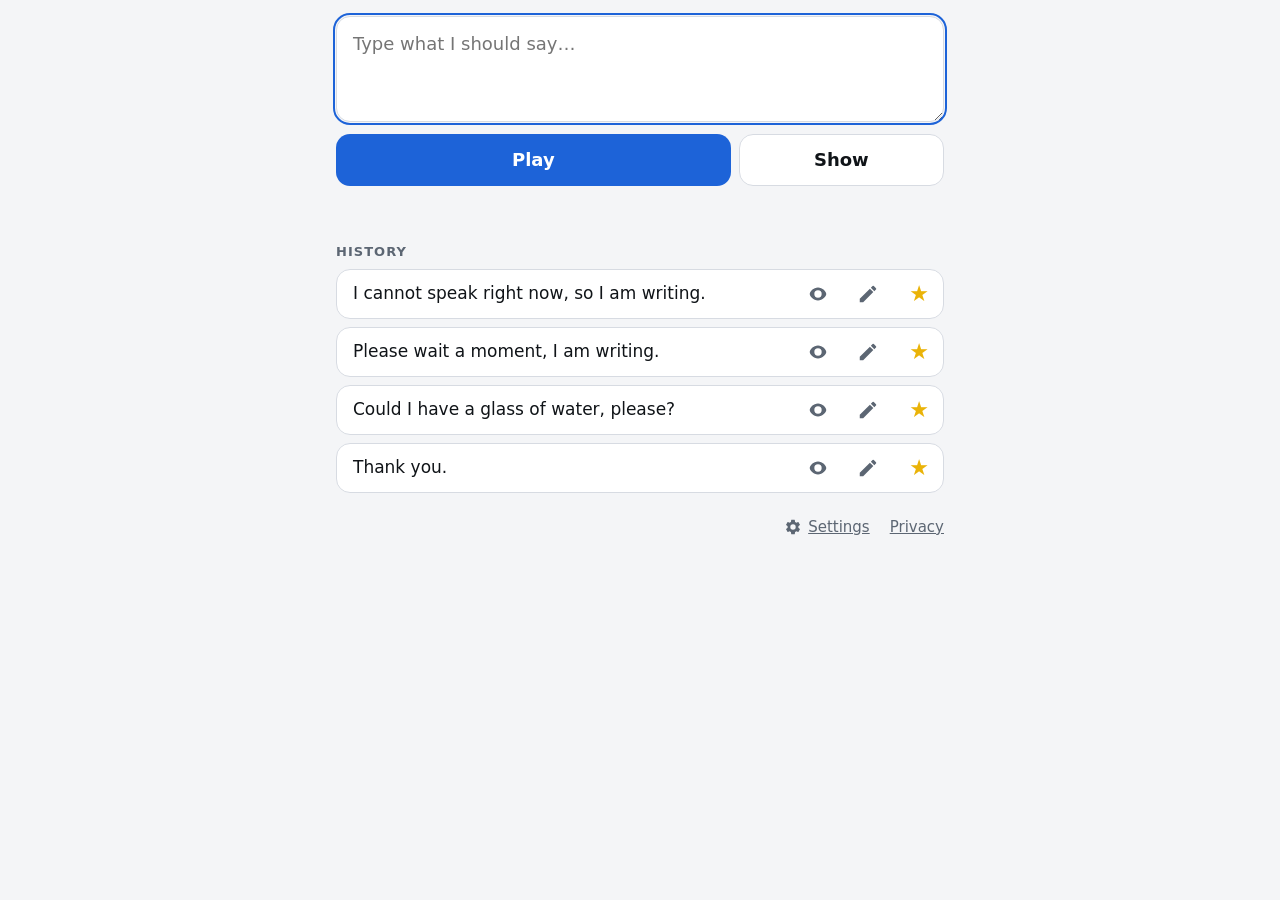
<file: index.html>
<!doctype html>
<!-- Texts start in English; main.js switches them to the chosen speech language. -->
<html lang="en">
	<head>
		<meta charset="utf-8" />
		<meta name="viewport" content="width=device-width, initial-scale=1, viewport-fit=cover" />
		<!-- Google Translate TTS answers 404 to requests that carry a Referer header. -->
		<meta name="referrer" content="no-referrer" />
		<meta name="theme-color" content="#f4f5f7" media="(prefers-color-scheme: light)" />
		<meta name="theme-color" content="#101418" media="(prefers-color-scheme: dark)" />
		<meta name="description" content="Type a message and let the phone say it out loud." />
		<link rel="canonical" href="https://speechless.filipchalupa.cz/" />
		<!-- Link previews (Slack, Facebook, iMessage, X). The image URL has to be
		     absolute; scripts/make-images.mjs regenerates the picture. -->
		<meta property="og:type" content="website" />
		<meta property="og:site_name" content="Speechless" />
		<meta property="og:title" content="Speechless" />
		<meta property="og:description" content="Type a message and let the phone say it out loud." />
		<meta property="og:url" content="https://speechless.filipchalupa.cz/" />
		<meta property="og:image" content="https://speechless.filipchalupa.cz/assets/og-image.png" />
		<meta property="og:image:width" content="1200" />
		<meta property="og:image:height" content="630" />
		<meta property="og:image:alt" content="A white speech bubble on blue next to the name Speechless." />
		<meta property="og:locale" content="en_US" />
		<meta property="og:locale:alternate" content="cs_CZ" />
		<meta property="og:locale:alternate" content="sk_SK" />
		<meta name="twitter:card" content="summary_large_image" />
		<meta name="mobile-web-app-capable" content="yes" />
		<meta name="apple-mobile-web-app-capable" content="yes" />
		<meta name="apple-mobile-web-app-status-bar-style" content="default" />
		<meta name="apple-mobile-web-app-title" content="Speechless" />
		<title>Speechless</title>
		<link rel="manifest" href="manifest.webmanifest" />
		<link rel="icon" href="assets/icons/icon.svg" type="image/svg+xml" />
		<link rel="icon" href="assets/icons/icon-192.png" sizes="192x192" type="image/png" />
		<!-- iOS ignores the manifest icons when adding to the home screen. -->
		<link rel="apple-touch-icon" href="assets/icons/apple-touch-icon.png" />
		<!-- scripts/build.mjs rewrites this to the content-hashed file name. -->
		<link rel="stylesheet" href="style.css" />
	</head>
	<body>
		<main class="app">
			<form class="composer" id="form">
				<textarea
					class="composer-input"
					id="input"
					rows="3"
					autofocus
					autocomplete="off"
					autocapitalize="sentences"
					enterkeyhint="send"
					placeholder="Type what I should say…"
					aria-label="Text to speak"
				></textarea>
				<div class="composer-actions">
					<button class="composer-submit" id="submit" type="submit">Play</button>
					<button class="composer-show" id="show" type="button">Show</button>
					<!-- Only while a history entry is being edited; writes the field back
					     into that entry without speaking. -->
					<button class="composer-save" id="save" type="button" hidden>Save</button>
				</div>
				<p class="status" id="status" role="status" aria-live="polite"></p>
			</form>

			<section class="history" aria-labelledby="history-heading">
				<header class="history-header">
					<h2 class="history-heading" id="history-heading">History</h2>
					<button class="history-clear" id="clear-history" type="button" hidden>Clear</button>
				</header>
				<p class="history-empty" id="history-empty">Nothing has been spoken yet.</p>
				<ul class="history-list" id="history"></ul>
			</section>

			<nav class="footer">
				<!-- The gear is for whoever cannot read the current language: the
				     language switch is behind this very link. -->
				<a class="footer-link" id="settings-link" href="settings.html">
					<svg viewBox="0 0 24 24" aria-hidden="true" focusable="false">
						<path fill="currentColor" d="M19.14 12.94c.04-.3.06-.61.06-.94 0-.32-.02-.64-.07-.94l2.03-1.58a.49.49 0 0 0 .12-.61l-1.92-3.32a.488.488 0 0 0-.59-.22l-2.39.96c-.5-.38-1.03-.7-1.62-.94l-.36-2.54a.484.484 0 0 0-.48-.41h-3.84c-.24 0-.43.17-.47.41l-.36 2.54c-.59.24-1.13.57-1.62.94l-2.39-.96c-.22-.08-.47 0-.59.22L2.74 8.87c-.12.21-.08.47.12.61l2.03 1.58c-.05.3-.09.63-.09.94s.02.64.07.94l-2.03 1.58a.49.49 0 0 0-.12.61l1.92 3.32c.12.22.37.29.59.22l2.39-.96c.5.38 1.03.7 1.62.94l.36 2.54c.05.24.24.41.48.41h3.84c.24 0 .44-.17.47-.41l.36-2.54c.59-.24 1.13-.56 1.62-.94l2.39.96c.22.08.47 0 .59-.22l1.92-3.32c.12-.22.07-.47-.12-.61l-2.01-1.58ZM12 15.6a3.6 3.6 0 1 1 0-7.2 3.6 3.6 0 0 1 0 7.2Z"/>
					</svg>
					<span id="settings-label">Settings</span>
				</a>
				<!-- main.js points this at the section in the interface language. -->
				<a class="footer-link" id="privacy-link" href="privacy.html">Privacy</a>
			</nav>
		</main>

		<!-- Shown full screen when speaking is not enough: noise, or someone
		     who cannot hear well. -->
		<div class="overlay" id="overlay" role="dialog" aria-modal="true" aria-label="Shown text" hidden>
			<p class="overlay-text" id="overlay-text"></p>
			<div class="overlay-actions">
				<button class="overlay-speak" id="overlay-speak" type="button">Play</button>
				<button class="overlay-close" id="overlay-close" type="button">Close</button>
			</div>
		</div>

		<script src="main.js"></script>
	</body>
</html>
</file>
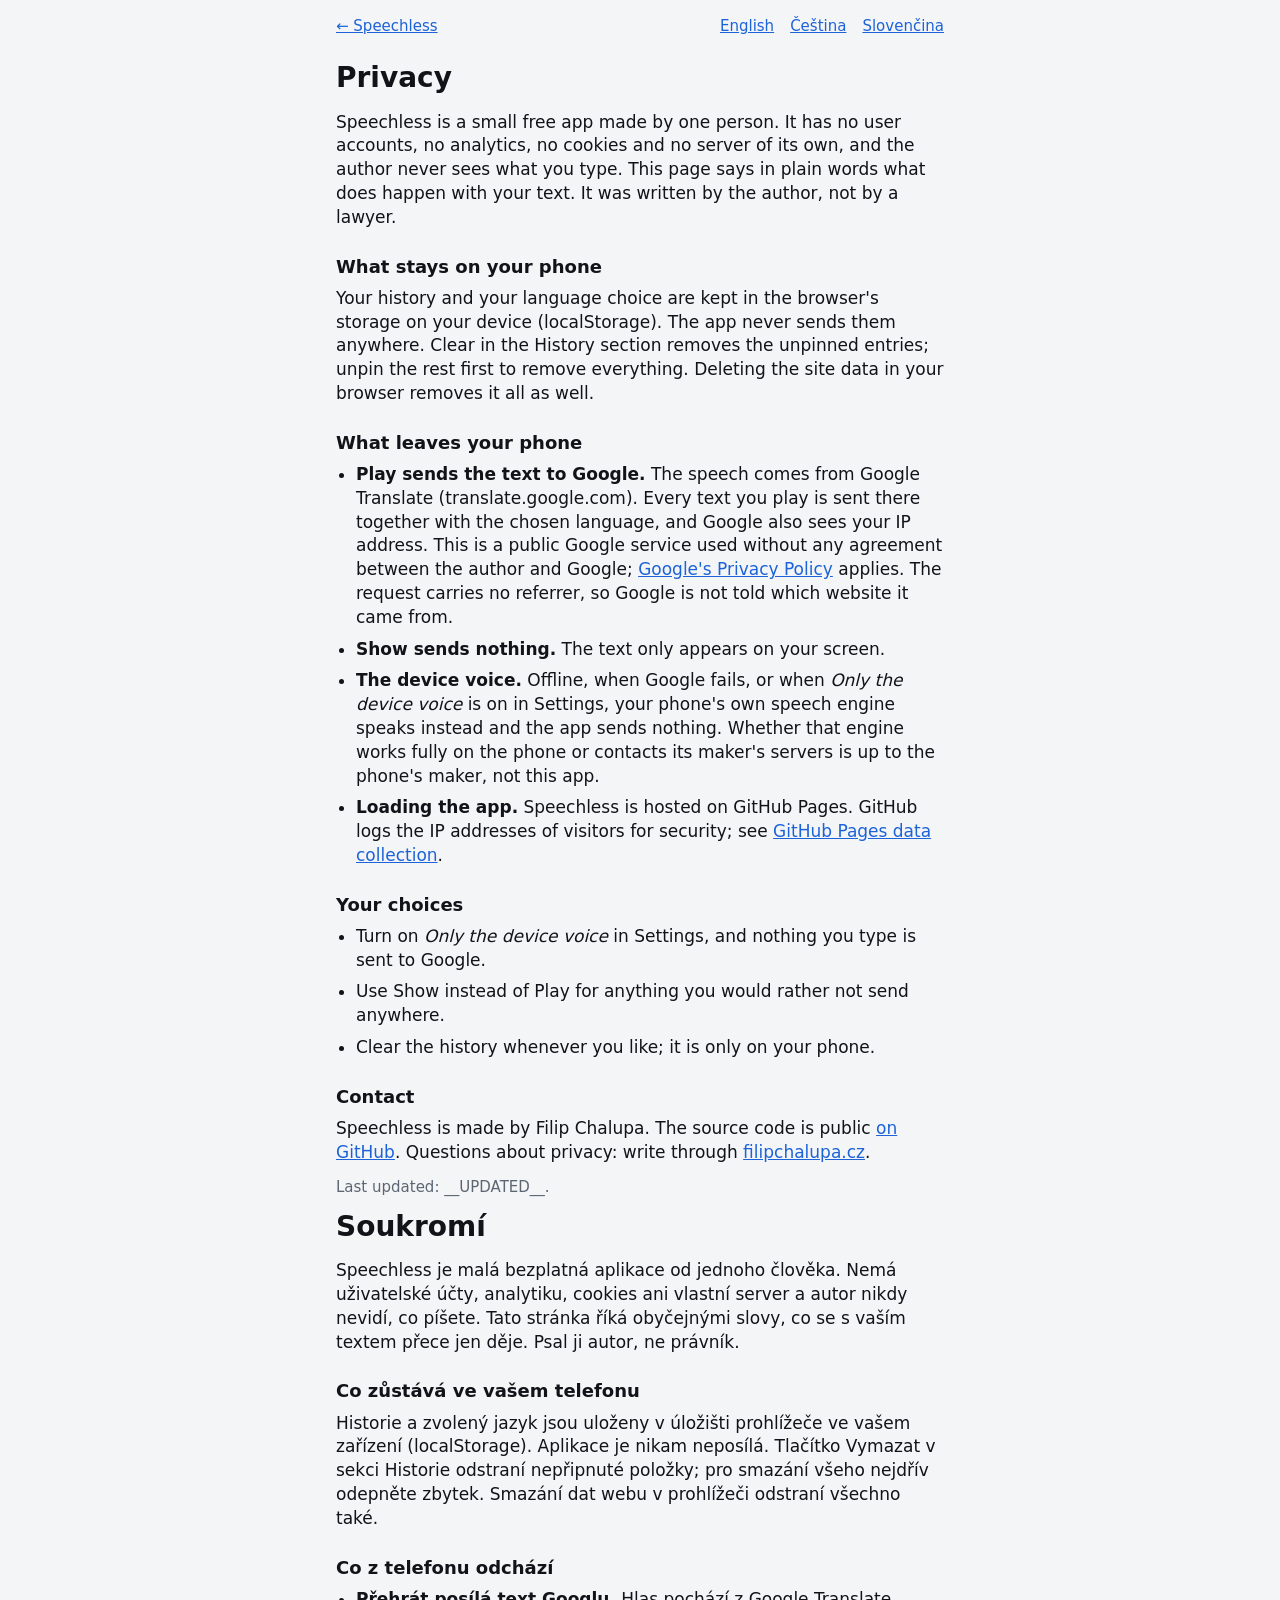
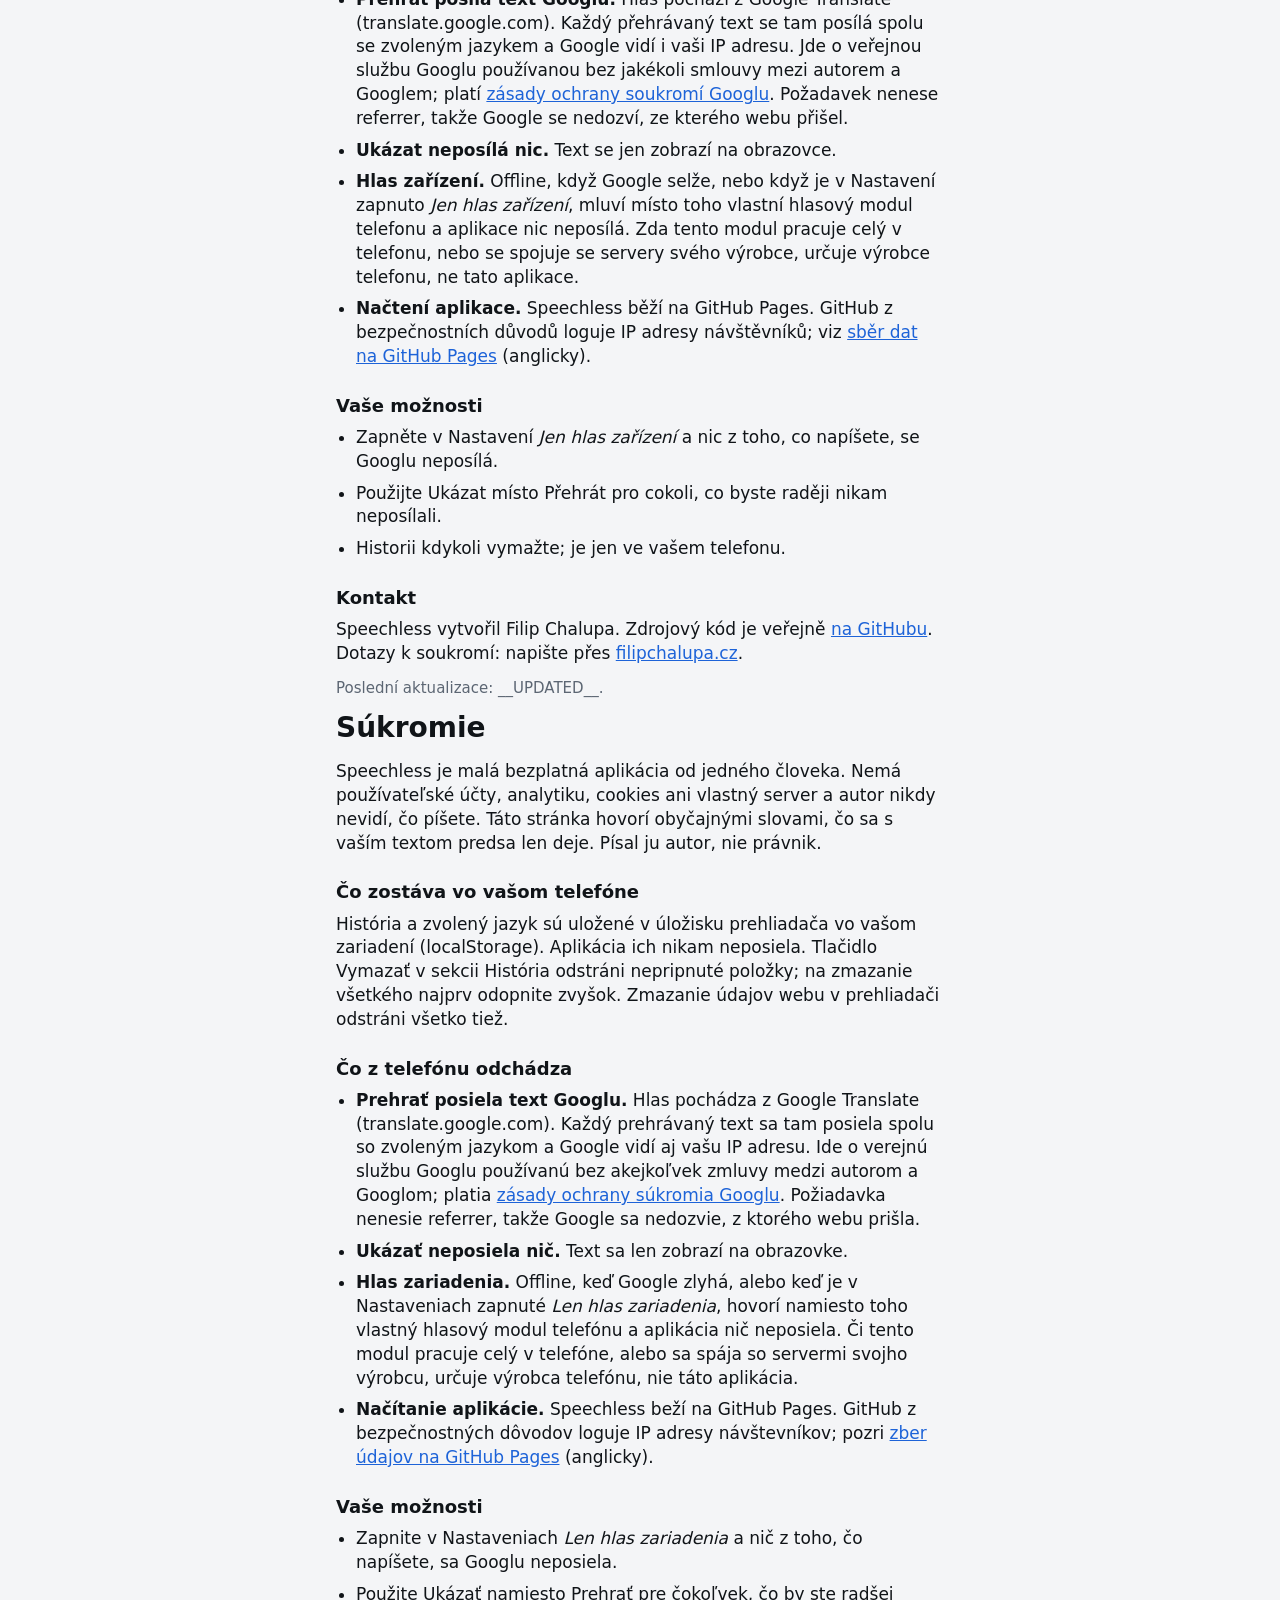
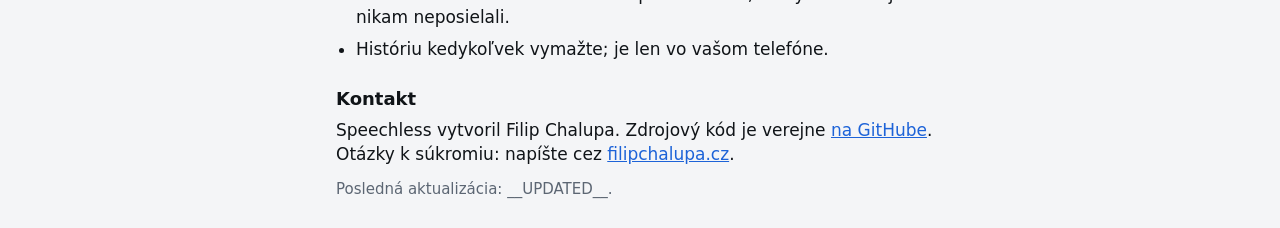
<file: privacy.html>
<!doctype html>
<!-- One page, three languages: main.js links here with the interface language
     in the hash, and the stylesheet shows only that section when a browser
     understands :has(). scripts/build.mjs fills in the __UPDATED__ dates from git. -->
<html lang="en">
	<head>
		<meta charset="utf-8" />
		<meta name="viewport" content="width=device-width, initial-scale=1, viewport-fit=cover" />
		<meta name="theme-color" content="#f4f5f7" media="(prefers-color-scheme: light)" />
		<meta name="theme-color" content="#101418" media="(prefers-color-scheme: dark)" />
		<meta name="description" content="What Speechless does with the text you type." />
		<link rel="canonical" href="https://speechless.filipchalupa.cz/privacy.html" />
		<!-- Link previews (Slack, Facebook, iMessage, X). The image URL has to be
		     absolute; scripts/make-images.mjs regenerates the picture. -->
		<meta property="og:type" content="website" />
		<meta property="og:site_name" content="Speechless" />
		<meta property="og:title" content="Privacy · Speechless" />
		<meta property="og:description" content="What Speechless does with the text you type." />
		<meta property="og:url" content="https://speechless.filipchalupa.cz/privacy.html" />
		<meta property="og:image" content="https://speechless.filipchalupa.cz/assets/og-image.png" />
		<meta property="og:image:width" content="1200" />
		<meta property="og:image:height" content="630" />
		<meta property="og:image:alt" content="A white speech bubble on blue next to the name Speechless." />
		<meta property="og:locale" content="en_US" />
		<meta property="og:locale:alternate" content="cs_CZ" />
		<meta property="og:locale:alternate" content="sk_SK" />
		<meta name="twitter:card" content="summary_large_image" />
		<title>Privacy · Speechless</title>
		<link rel="icon" href="assets/icons/icon.svg" type="image/svg+xml" />
		<link rel="icon" href="assets/icons/icon-192.png" sizes="192x192" type="image/png" />
		<link rel="apple-touch-icon" href="assets/icons/apple-touch-icon.png" />
		<!-- scripts/build.mjs rewrites this to the content-hashed file name. -->
		<link rel="stylesheet" href="style.css" />
	</head>
	<body>
		<main class="page">
			<nav class="page-nav" aria-label="Language">
				<a class="page-back" href="./">← Speechless</a>
				<a href="#en" hreflang="en">English</a>
				<a href="#cs" hreflang="cs">Čeština</a>
				<a href="#sk" hreflang="sk">Slovenčina</a>
			</nav>

			<section id="en" lang="en">
				<h1>Privacy</h1>
				<p>
					Speechless is a small free app made by one person. It has no user accounts, no
					analytics, no cookies and no server of its own, and the author never sees what you
					type. This page says in plain words what does happen with your text. It was written
					by the author, not by a lawyer.
				</p>

				<h2>What stays on your phone</h2>
				<p>
					Your history and your language choice are kept in the browser's storage on your
					device (localStorage). The app never sends them anywhere. Clear in the History
					section removes the unpinned entries; unpin the rest first to remove everything.
					Deleting the site data in your browser removes it all as well.
				</p>

				<h2>What leaves your phone</h2>
				<ul>
					<li>
						<strong>Play sends the text to Google.</strong> The speech comes from Google
						Translate (translate.google.com). Every text you play is sent there together
						with the chosen language, and Google also sees your IP address. This is a public
						Google service used without any agreement between the author and Google;
						<a href="https://policies.google.com/privacy?hl=en">Google's Privacy Policy</a>
						applies. The request carries no referrer, so Google is not told which website it
						came from.
					</li>
					<li>
						<strong>Show sends nothing.</strong> The text only appears on your screen.
					</li>
					<li>
						<strong>The device voice.</strong> Offline, when Google fails, or when
						<em>Only the device voice</em> is on in Settings, your phone's own speech engine
						speaks instead and the app sends nothing. Whether that engine works fully on the
						phone or contacts its maker's servers is up to the phone's maker, not this app.
					</li>
					<li>
						<strong>Loading the app.</strong> Speechless is hosted on GitHub Pages. GitHub
						logs the IP addresses of visitors for security; see
						<a href="https://docs.github.com/en/pages/getting-started-with-github-pages/what-is-github-pages#data-collection">GitHub Pages data collection</a>.
					</li>
				</ul>

				<h2>Your choices</h2>
				<ul>
					<li>
						Turn on <em>Only the device voice</em> in Settings, and nothing you type is sent
						to Google.
					</li>
					<li>Use Show instead of Play for anything you would rather not send anywhere.</li>
					<li>Clear the history whenever you like; it is only on your phone.</li>
				</ul>

				<h2>Contact</h2>
				<p>
					Speechless is made by Filip Chalupa. The source code is public
					<a href="https://github.com/FilipChalupa/speechless">on GitHub</a>. Questions about
					privacy: write through <a href="https://filipchalupa.cz">filipchalupa.cz</a>.
				</p>
				<p class="page-updated">Last updated: <time data-updated="en-GB">__UPDATED__</time>.</p>
			</section>

			<section id="cs" lang="cs">
				<h1>Soukromí</h1>
				<p>
					Speechless je malá bezplatná aplikace od jednoho člověka. Nemá uživatelské účty,
					analytiku, cookies ani vlastní server a autor nikdy nevidí, co píšete. Tato stránka
					říká obyčejnými slovy, co se s vaším textem přece jen děje. Psal ji autor, ne
					právník.
				</p>

				<h2>Co zůstává ve vašem telefonu</h2>
				<p>
					Historie a zvolený jazyk jsou uloženy v úložišti prohlížeče ve vašem zařízení
					(localStorage). Aplikace je nikam neposílá. Tlačítko Vymazat v sekci Historie
					odstraní nepřipnuté položky; pro smazání všeho nejdřív odepněte zbytek. Smazání dat
					webu v prohlížeči odstraní všechno také.
				</p>

				<h2>Co z telefonu odchází</h2>
				<ul>
					<li>
						<strong>Přehrát posílá text Googlu.</strong> Hlas pochází z Google Translate
						(translate.google.com). Každý přehrávaný text se tam posílá spolu se zvoleným
						jazykem a Google vidí i vaši IP adresu. Jde o veřejnou službu Googlu používanou
						bez jakékoli smlouvy mezi autorem a Googlem; platí
						<a href="https://policies.google.com/privacy?hl=cs">zásady ochrany soukromí Googlu</a>.
						Požadavek nenese referrer, takže Google se nedozví, ze kterého webu přišel.
					</li>
					<li>
						<strong>Ukázat neposílá nic.</strong> Text se jen zobrazí na obrazovce.
					</li>
					<li>
						<strong>Hlas zařízení.</strong> Offline, když Google selže, nebo když je v
						Nastavení zapnuto <em>Jen hlas zařízení</em>, mluví místo toho vlastní hlasový
						modul telefonu a aplikace nic neposílá. Zda tento modul pracuje celý v telefonu,
						nebo se spojuje se servery svého výrobce, určuje výrobce telefonu, ne tato
						aplikace.
					</li>
					<li>
						<strong>Načtení aplikace.</strong> Speechless běží na GitHub Pages. GitHub z
						bezpečnostních důvodů loguje IP adresy návštěvníků; viz
						<a href="https://docs.github.com/en/pages/getting-started-with-github-pages/what-is-github-pages#data-collection">sběr dat na GitHub Pages</a>
						(anglicky).
					</li>
				</ul>

				<h2>Vaše možnosti</h2>
				<ul>
					<li>
						Zapněte v Nastavení <em>Jen hlas zařízení</em> a nic z toho, co napíšete, se
						Googlu neposílá.
					</li>
					<li>Použijte Ukázat místo Přehrát pro cokoli, co byste raději nikam neposílali.</li>
					<li>Historii kdykoli vymažte; je jen ve vašem telefonu.</li>
				</ul>

				<h2>Kontakt</h2>
				<p>
					Speechless vytvořil Filip Chalupa. Zdrojový kód je veřejně
					<a href="https://github.com/FilipChalupa/speechless">na GitHubu</a>. Dotazy k
					soukromí: napište přes <a href="https://filipchalupa.cz">filipchalupa.cz</a>.
				</p>
				<p class="page-updated">Poslední aktualizace: <time data-updated="cs">__UPDATED__</time>.</p>
			</section>

			<section id="sk" lang="sk">
				<h1>Súkromie</h1>
				<p>
					Speechless je malá bezplatná aplikácia od jedného človeka. Nemá používateľské účty,
					analytiku, cookies ani vlastný server a autor nikdy nevidí, čo píšete. Táto stránka
					hovorí obyčajnými slovami, čo sa s vaším textom predsa len deje. Písal ju autor, nie
					právnik.
				</p>

				<h2>Čo zostáva vo vašom telefóne</h2>
				<p>
					História a zvolený jazyk sú uložené v úložisku prehliadača vo vašom zariadení
					(localStorage). Aplikácia ich nikam neposiela. Tlačidlo Vymazať v sekcii História
					odstráni nepripnuté položky; na zmazanie všetkého najprv odopnite zvyšok. Zmazanie
					údajov webu v prehliadači odstráni všetko tiež.
				</p>

				<h2>Čo z telefónu odchádza</h2>
				<ul>
					<li>
						<strong>Prehrať posiela text Googlu.</strong> Hlas pochádza z Google Translate
						(translate.google.com). Každý prehrávaný text sa tam posiela spolu so zvoleným
						jazykom a Google vidí aj vašu IP adresu. Ide o verejnú službu Googlu používanú
						bez akejkoľvek zmluvy medzi autorom a Googlom; platia
						<a href="https://policies.google.com/privacy?hl=sk">zásady ochrany súkromia Googlu</a>.
						Požiadavka nenesie referrer, takže Google sa nedozvie, z ktorého webu prišla.
					</li>
					<li>
						<strong>Ukázať neposiela nič.</strong> Text sa len zobrazí na obrazovke.
					</li>
					<li>
						<strong>Hlas zariadenia.</strong> Offline, keď Google zlyhá, alebo keď je v
						Nastaveniach zapnuté <em>Len hlas zariadenia</em>, hovorí namiesto toho vlastný
						hlasový modul telefónu a aplikácia nič neposiela. Či tento modul pracuje celý v
						telefóne, alebo sa spája so servermi svojho výrobcu, určuje výrobca telefónu, nie
						táto aplikácia.
					</li>
					<li>
						<strong>Načítanie aplikácie.</strong> Speechless beží na GitHub Pages. GitHub z
						bezpečnostných dôvodov loguje IP adresy návštevníkov; pozri
						<a href="https://docs.github.com/en/pages/getting-started-with-github-pages/what-is-github-pages#data-collection">zber údajov na GitHub Pages</a>
						(anglicky).
					</li>
				</ul>

				<h2>Vaše možnosti</h2>
				<ul>
					<li>
						Zapnite v Nastaveniach <em>Len hlas zariadenia</em> a nič z toho, čo napíšete, sa
						Googlu neposiela.
					</li>
					<li>Použite Ukázať namiesto Prehrať pre čokoľvek, čo by ste radšej nikam neposielali.</li>
					<li>Históriu kedykoľvek vymažte; je len vo vašom telefóne.</li>
				</ul>

				<h2>Kontakt</h2>
				<p>
					Speechless vytvoril Filip Chalupa. Zdrojový kód je verejne
					<a href="https://github.com/FilipChalupa/speechless">na GitHube</a>. Otázky k súkromiu:
					napíšte cez <a href="https://filipchalupa.cz">filipchalupa.cz</a>.
				</p>
				<p class="page-updated">Posledná aktualizácia: <time data-updated="sk">__UPDATED__</time>.</p>
			</section>
		</main>
	</body>
</html>
</file>
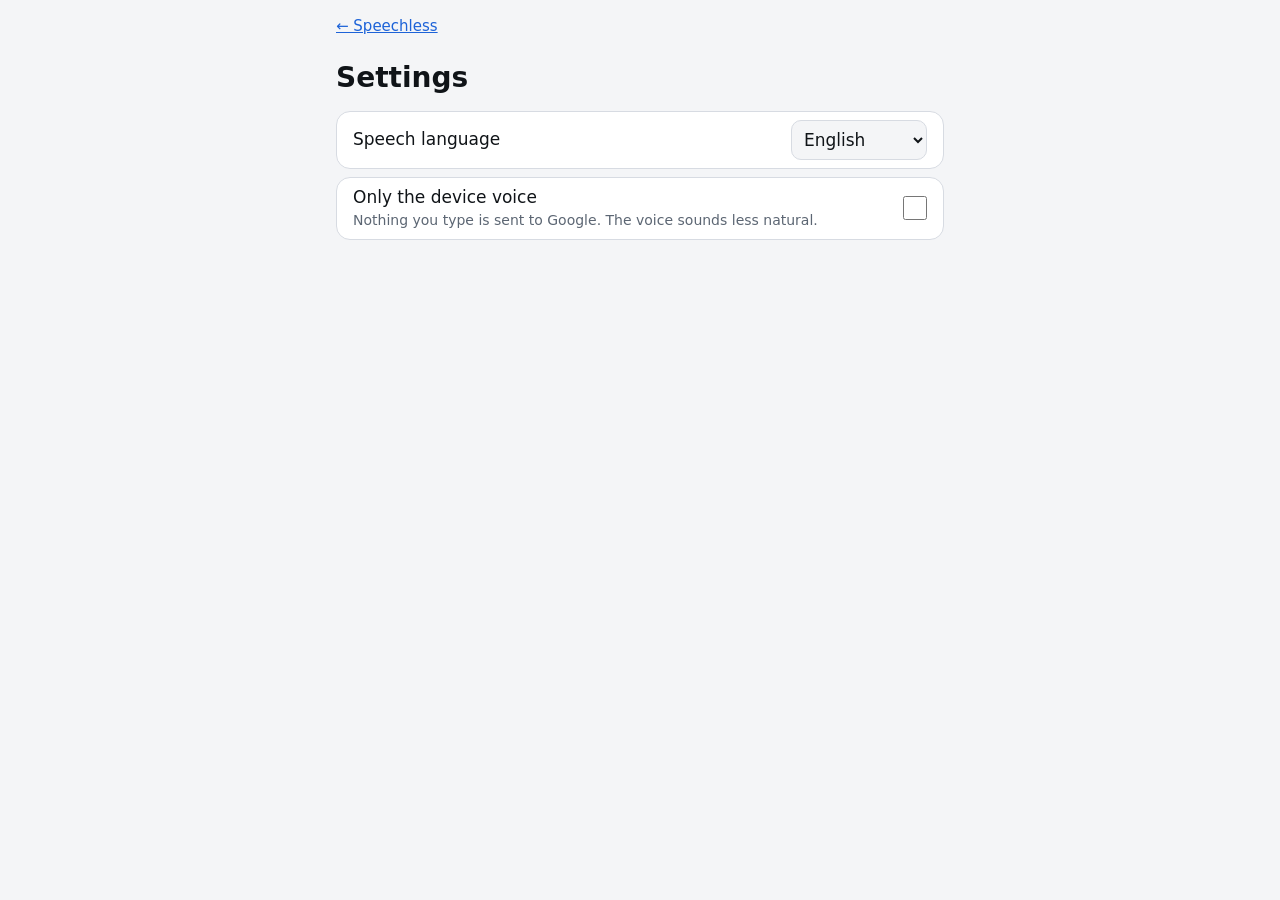
<file: settings.html>
<!doctype html>
<!-- Texts start in English; main.js switches them to the chosen speech language. -->
<html lang="en">
	<head>
		<meta charset="utf-8" />
		<meta name="viewport" content="width=device-width, initial-scale=1, viewport-fit=cover" />
		<meta name="theme-color" content="#f4f5f7" media="(prefers-color-scheme: light)" />
		<meta name="theme-color" content="#101418" media="(prefers-color-scheme: dark)" />
		<meta name="description" content="Speech language and privacy settings for Speechless." />
		<link rel="canonical" href="https://speechless.filipchalupa.cz/settings.html" />
		<!-- Link previews (Slack, Facebook, iMessage, X). The image URL has to be
		     absolute; scripts/make-images.mjs regenerates the picture. -->
		<meta property="og:type" content="website" />
		<meta property="og:site_name" content="Speechless" />
		<meta property="og:title" content="Settings · Speechless" />
		<meta property="og:description" content="Speech language and privacy settings for Speechless." />
		<meta property="og:url" content="https://speechless.filipchalupa.cz/settings.html" />
		<meta property="og:image" content="https://speechless.filipchalupa.cz/assets/og-image.png" />
		<meta property="og:image:width" content="1200" />
		<meta property="og:image:height" content="630" />
		<meta property="og:image:alt" content="A white speech bubble on blue next to the name Speechless." />
		<meta property="og:locale" content="en_US" />
		<meta property="og:locale:alternate" content="cs_CZ" />
		<meta property="og:locale:alternate" content="sk_SK" />
		<meta name="twitter:card" content="summary_large_image" />
		<title>Settings · Speechless</title>
		<link rel="icon" href="assets/icons/icon.svg" type="image/svg+xml" />
		<link rel="icon" href="assets/icons/icon-192.png" sizes="192x192" type="image/png" />
		<link rel="apple-touch-icon" href="assets/icons/apple-touch-icon.png" />
		<!-- scripts/build.mjs rewrites this to the content-hashed file name. -->
		<link rel="stylesheet" href="style.css" />
	</head>
	<body>
		<main class="page">
			<nav class="page-nav">
				<a class="page-back" href="./">← Speechless</a>
			</nav>
			<h1 id="settings-heading">Settings</h1>
			<label class="settings-row" for="language">
				<span id="language-label">Speech language</span>
				<select class="settings-select" id="language"></select>
			</label>
			<label class="settings-row" for="device-voice">
				<span class="settings-text">
					<span id="device-voice-label">Only the device voice</span>
					<span class="settings-note" id="device-voice-note">Nothing you type is sent to Google. The voice sounds less natural.</span>
				</span>
				<input class="settings-checkbox" id="device-voice" type="checkbox" />
			</label>
		</main>

		<script src="main.js"></script>
	</body>
</html>
</file>
<file: style.css>
:root {
	--background: #f4f5f7;
	--surface: #ffffff;
	--surface-hover: #eceef2;
	--border: #d7dbe2;
	--text: #101418;
	--text-muted: #5c6673;
	--accent: #1d63d8;
	--accent-text: #ffffff;
	color-scheme: light dark;
}

@media (prefers-color-scheme: dark) {
	:root {
		--background: #101418;
		--surface: #191f26;
		--surface-hover: #222a33;
		--border: #2c343e;
		--text: #f2f4f7;
		--text-muted: #9aa5b2;
		--accent: #4d8dff;
		--accent-text: #06101f;
	}
}

* {
	box-sizing: border-box;
}

html,
body {
	margin: 0;
	padding: 0;
}

body {
	min-height: 100dvh;
	background: var(--background);
	color: var(--text);
	font-family: system-ui, -apple-system, "Segoe UI", Roboto, sans-serif;
	font-size: 17px;
	line-height: 1.4;
	-webkit-text-size-adjust: 100%;
}

.app {
	display: flex;
	flex-direction: column;
	gap: 1.5rem;
	max-width: 40rem;
	margin: 0 auto;
	padding: 1rem;
	padding-top: max(1rem, env(safe-area-inset-top));
	padding-bottom: max(1rem, env(safe-area-inset-bottom));
}

.composer {
	display: flex;
	flex-direction: column;
	gap: 0.75rem;
}

.composer-input {
	width: 100%;
	padding: 0.875rem 1rem;
	border: 1px solid var(--border);
	border-radius: 0.875rem;
	background: var(--surface);
	color: inherit;
	font: inherit;
	font-size: 1.125rem;
	resize: vertical;
}

.composer-input:focus-visible {
	outline: 2px solid var(--accent);
	outline-offset: 1px;
}

.composer-submit {
	min-height: 3.25rem;
	border: 0;
	border-radius: 0.875rem;
	background: var(--accent);
	color: var(--accent-text);
	font: inherit;
	font-size: 1.125rem;
	font-weight: 600;
	cursor: pointer;
	touch-action: manipulation;
}

.composer-submit:active {
	opacity: 0.8;
}

.status {
	min-height: 1.4em;
	margin: 0;
	color: var(--text-muted);
	font-size: 0.9375rem;
}

.status[data-tone="error"] {
	color: #d2453c;
}

/* The bobbing bars before "Speaking…". Sized in em so they follow the text. */
.speaking {
	display: inline-flex;
	align-items: flex-end;
	gap: 0.15em;
	height: 1em;
	margin-inline-end: 0.5em;
	vertical-align: -0.15em;
}

.speaking i {
	width: 0.2em;
	height: 100%;
	border-radius: 0.1em;
	background: currentColor;
	transform: scaleY(0.4);
	transform-origin: bottom;
	animation: speaking-bob 0.8s ease-in-out infinite;
}

.speaking i:nth-child(2) {
	animation-delay: -0.25s;
}

.speaking i:nth-child(3) {
	animation-delay: -0.5s;
}

@keyframes speaking-bob {
	0%,
	100% {
		transform: scaleY(0.3);
	}

	50% {
		transform: scaleY(1);
	}
}

/* Reduced motion keeps the bars moving: they are the only sign that sound is
   coming out, like a spinner is for loading. Only slower and gentler. */
@media (prefers-reduced-motion: reduce) {
	.speaking i {
		animation-name: speaking-bob-gentle;
		animation-duration: 1.6s;
	}

	.speaking i:nth-child(2) {
		animation-delay: -0.5s;
	}

	.speaking i:nth-child(3) {
		animation-delay: -1s;
	}
}

@keyframes speaking-bob-gentle {
	0%,
	100% {
		transform: scaleY(0.55);
	}

	50% {
		transform: scaleY(0.9);
	}
}

@media (prefers-color-scheme: dark) {
	.status[data-tone="error"] {
		color: #ff8279;
	}
}

.history {
	display: flex;
	flex-direction: column;
	gap: 0.5rem;
}

.history-header {
	display: flex;
	align-items: baseline;
	justify-content: space-between;
	gap: 1rem;
}

.history-heading {
	margin: 0;
	color: var(--text-muted);
	font-size: 0.8125rem;
	font-weight: 600;
	letter-spacing: 0.08em;
	text-transform: uppercase;
}

.history-clear {
	padding: 0.25rem 0;
	border: 0;
	background: none;
	color: var(--text-muted);
	font: inherit;
	font-size: 0.9375rem;
	cursor: pointer;
	touch-action: manipulation;
}

.history-empty {
	margin: 0;
	color: var(--text-muted);
	font-size: 0.9375rem;
}

.history-list {
	display: flex;
	flex-direction: column;
	gap: 0.5rem;
	margin: 0;
	padding: 0;
	list-style: none;
}

.history-item {
	display: flex;
	align-items: stretch;
	gap: 0.25rem;
	border: 1px solid var(--border);
	border-radius: 0.875rem;
	background: var(--surface);
	overflow: hidden;
}

.history-play,
.history-pin {
	min-height: 3rem;
	padding: 0.75rem 1rem;
	border: 0;
	background: none;
	color: inherit;
	font: inherit;
	cursor: pointer;
	touch-action: manipulation;
}

.history-play {
	flex: 1;
	text-align: left;
	white-space: pre-wrap;
	overflow-wrap: anywhere;
}

.history-pin {
	flex: none;
	padding-inline: 0.875rem;
	color: var(--text-muted);
	font-size: 1.375rem;
	line-height: 1;
}

.history-pin[aria-pressed="true"] {
	color: #eab308;
}

.history-play:active,
.history-pin:active {
	background: var(--surface-hover);
}

.history-lang {
	display: inline-block;
	margin-inline-end: 0.5rem;
	padding: 0.0625rem 0.375rem;
	border-radius: 0.375rem;
	background: var(--surface-hover);
	color: var(--text-muted);
	font-size: 0.75rem;
	font-weight: 600;
	letter-spacing: 0.04em;
	text-transform: uppercase;
	vertical-align: 0.05em;
}

.settings-row {
	display: flex;
	align-items: center;
	justify-content: space-between;
	gap: 1rem;
	min-height: 3.25rem;
	margin-bottom: 0.5rem;
	padding: 0.5rem 1rem;
	border: 1px solid var(--border);
	border-radius: 0.875rem;
	background: var(--surface);
}

.settings-text {
	display: flex;
	flex: 1;
	flex-direction: column;
	gap: 0.125rem;
	min-width: 0;
}

.settings-note {
	color: var(--text-muted);
	font-size: 0.875rem;
}

.settings-checkbox {
	flex: none;
	width: 1.5rem;
	height: 1.5rem;
	margin: 0;
	accent-color: var(--accent);
	cursor: pointer;
	touch-action: manipulation;
}

.footer {
	display: flex;
	flex-wrap: wrap;
	justify-content: flex-end;
	gap: 1.25rem;
	margin: 0;
	font-size: 0.9375rem;
}

/* Overrides the accent that .page gives links: a footer link is a way out,
   not the point of the page. */
.footer-link,
.page .footer-link {
	display: inline-flex;
	align-items: center;
	gap: 0.375rem;
	color: var(--text-muted);
}

.footer-link svg {
	width: 1.125rem;
	height: 1.125rem;
}

.settings-select {
	flex: 0 1 auto;
	max-width: 60%;
	padding: 0.5rem 0.5rem;
	border: 1px solid var(--border);
	border-radius: 0.625rem;
	background: var(--background);
	color: inherit;
	font: inherit;
	touch-action: manipulation;
}

.composer-actions {
	display: flex;
	gap: 0.5rem;
}

.composer-submit {
	flex: 2;
}

.composer-show,
.composer-save {
	flex: 1;
	min-height: 3.25rem;
	border: 1px solid var(--border);
	border-radius: 0.875rem;
	background: var(--surface);
	color: inherit;
	font: inherit;
	font-size: 1.125rem;
	font-weight: 600;
	cursor: pointer;
	touch-action: manipulation;
}

.composer-show:active,
.composer-save:active {
	background: var(--surface-hover);
}

.composer-save {
	border-color: var(--accent);
	color: var(--accent);
}

.history-show,
.history-edit-button {
	flex: none;
	min-height: 3rem;
	padding: 0.75rem 0.75rem;
	border: 0;
	background: none;
	color: var(--text-muted);
	cursor: pointer;
	touch-action: manipulation;
}

.history-show svg,
.history-edit-button svg {
	display: block;
	width: 1.375rem;
	height: 1.375rem;
}

.history-show:active,
.history-edit-button:active {
	background: var(--surface-hover);
}

.history-edit-button[aria-pressed="true"] {
	background: var(--surface-hover);
	color: var(--accent);
}

/* Must come with the display rule below: an author `display` beats the
   browser's `[hidden] { display: none }`, which left the overlay covering the
   page and swallowing every tap. */
.overlay[hidden] {
	display: none;
}

.overlay {
	position: fixed;
	inset: 0;
	z-index: 10;
	display: flex;
	flex-direction: column;
	gap: 1rem;
	padding: max(1rem, env(safe-area-inset-top)) 1rem max(1rem, env(safe-area-inset-bottom));
	background: var(--surface);
}

.overlay-text {
	display: flex;
	flex: 1;
	align-items: center;
	justify-content: center;
	margin: 0;
	overflow-y: auto;
	font-weight: 700;
	line-height: 1.15;
	text-align: center;
	overflow-wrap: anywhere;
	hyphens: auto;
}

/* Short phrases are the ones read across a room, so they get the most size. */
.overlay[data-size='xl'] .overlay-text {
	font-size: min(22vw, 20vh);
}

.overlay[data-size='l'] .overlay-text {
	font-size: min(13vw, 12vh);
}

.overlay[data-size='m'] .overlay-text {
	font-size: min(8vw, 8vh);
}

.overlay[data-size='s'] .overlay-text {
	font-size: min(5.5vw, 5vh);
}

.overlay-actions {
	display: flex;
	flex: none;
	gap: 0.5rem;
}

.overlay-speak,
.overlay-close {
	flex: 1;
	min-height: 3.25rem;
	border: 1px solid var(--border);
	border-radius: 0.875rem;
	background: var(--background);
	color: inherit;
	font: inherit;
	font-size: 1.125rem;
	font-weight: 600;
	cursor: pointer;
	touch-action: manipulation;
}

.overlay-speak {
	border-color: transparent;
	background: var(--accent);
	color: var(--accent-text);
}

.overlay-speak:active,
.overlay-close:active {
	opacity: 0.8;
}

/* privacy.html */
.page {
	max-width: 40rem;
	margin: 0 auto;
	padding: 1rem;
	padding-top: max(1rem, env(safe-area-inset-top));
	padding-bottom: max(1rem, env(safe-area-inset-bottom));
}

.page-nav {
	display: flex;
	flex-wrap: wrap;
	gap: 1rem;
	margin-bottom: 1.5rem;
	font-size: 0.9375rem;
}

.page-back {
	margin-inline-end: auto;
}

.page a {
	color: var(--accent);
}

.page h1 {
	margin: 0 0 1rem;
	font-size: 1.75rem;
	line-height: 1.2;
}

.page h2 {
	margin: 1.5rem 0 0.5rem;
	font-size: 1.125rem;
}

.page p,
.page ul {
	margin: 0 0 0.75rem;
}

.page ul {
	padding-inline-start: 1.25rem;
}

.page li + li {
	margin-top: 0.5rem;
}

.page-updated {
	color: var(--text-muted);
	font-size: 0.9375rem;
}

/* One language at a time once the hash names it; every browser without
   :has() simply shows all three. */
.page:has(section:target) section:not(:target) {
	display: none;
}
</file>
